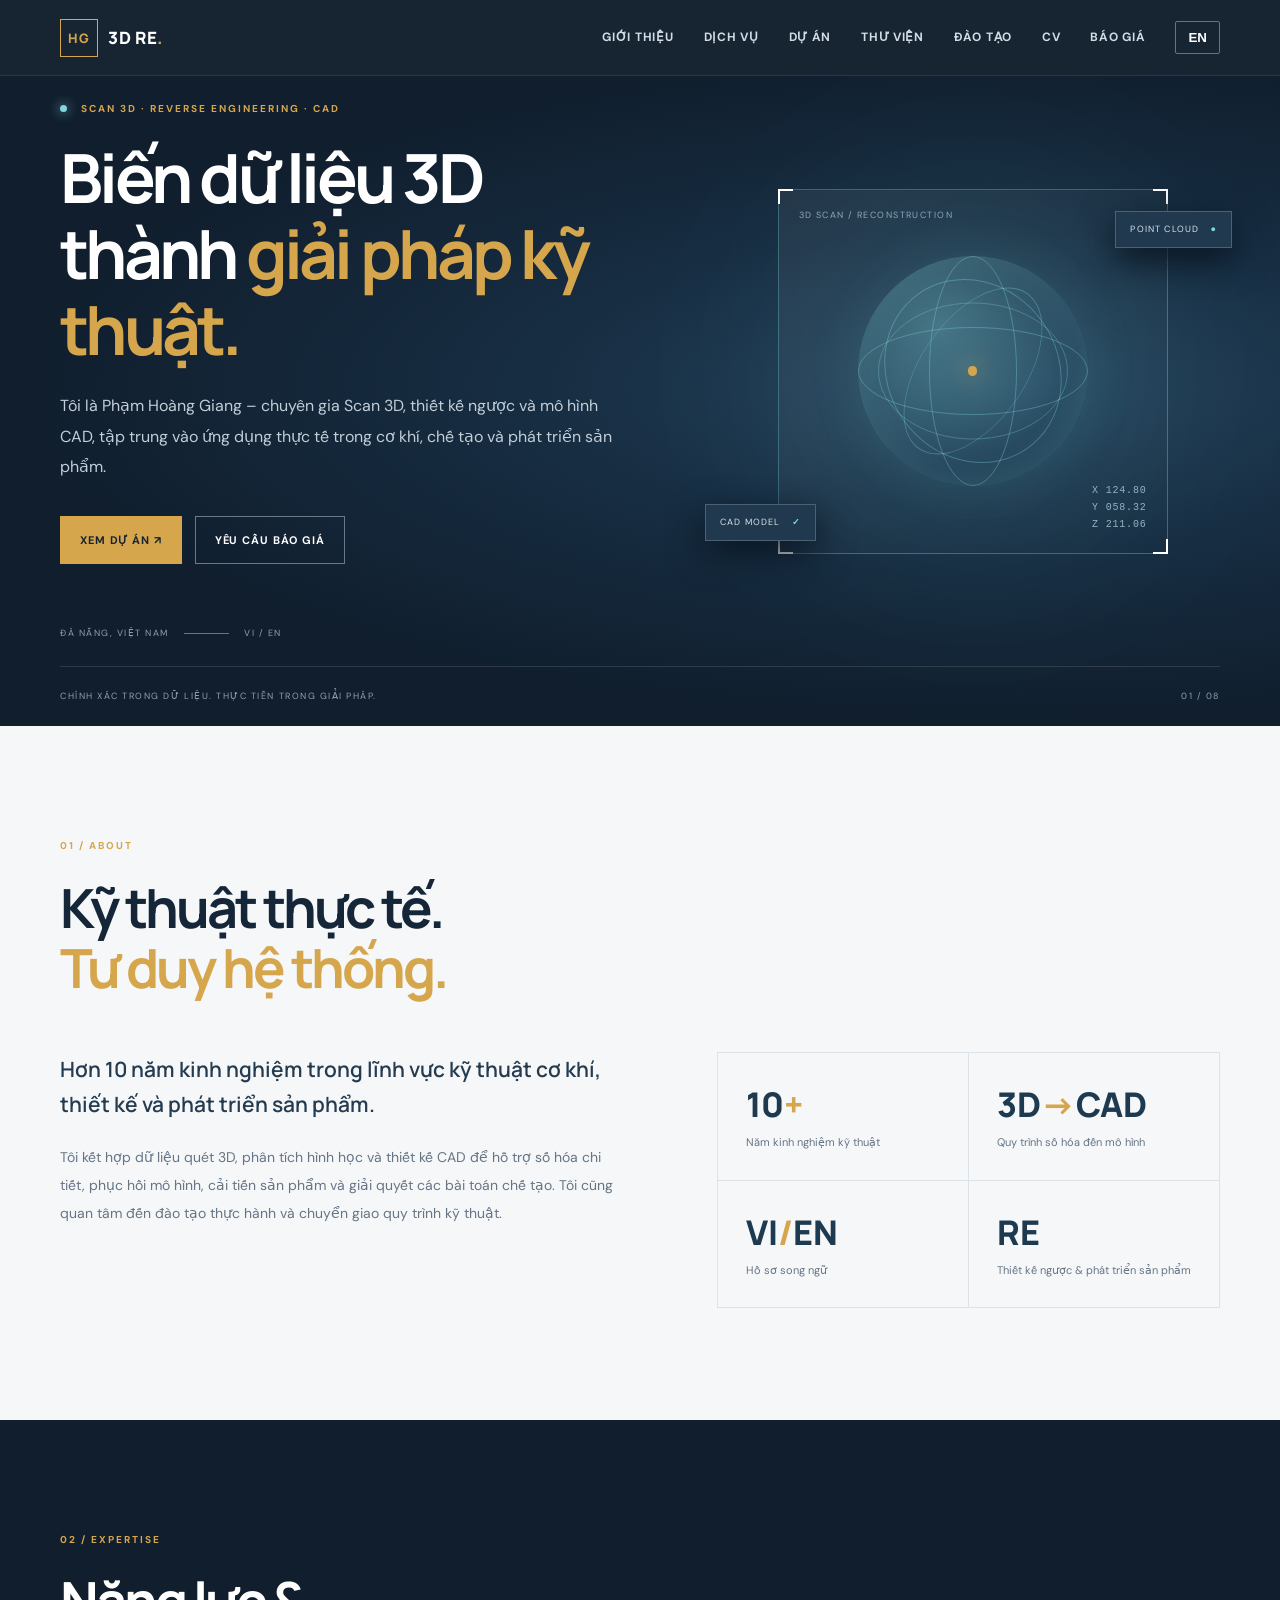
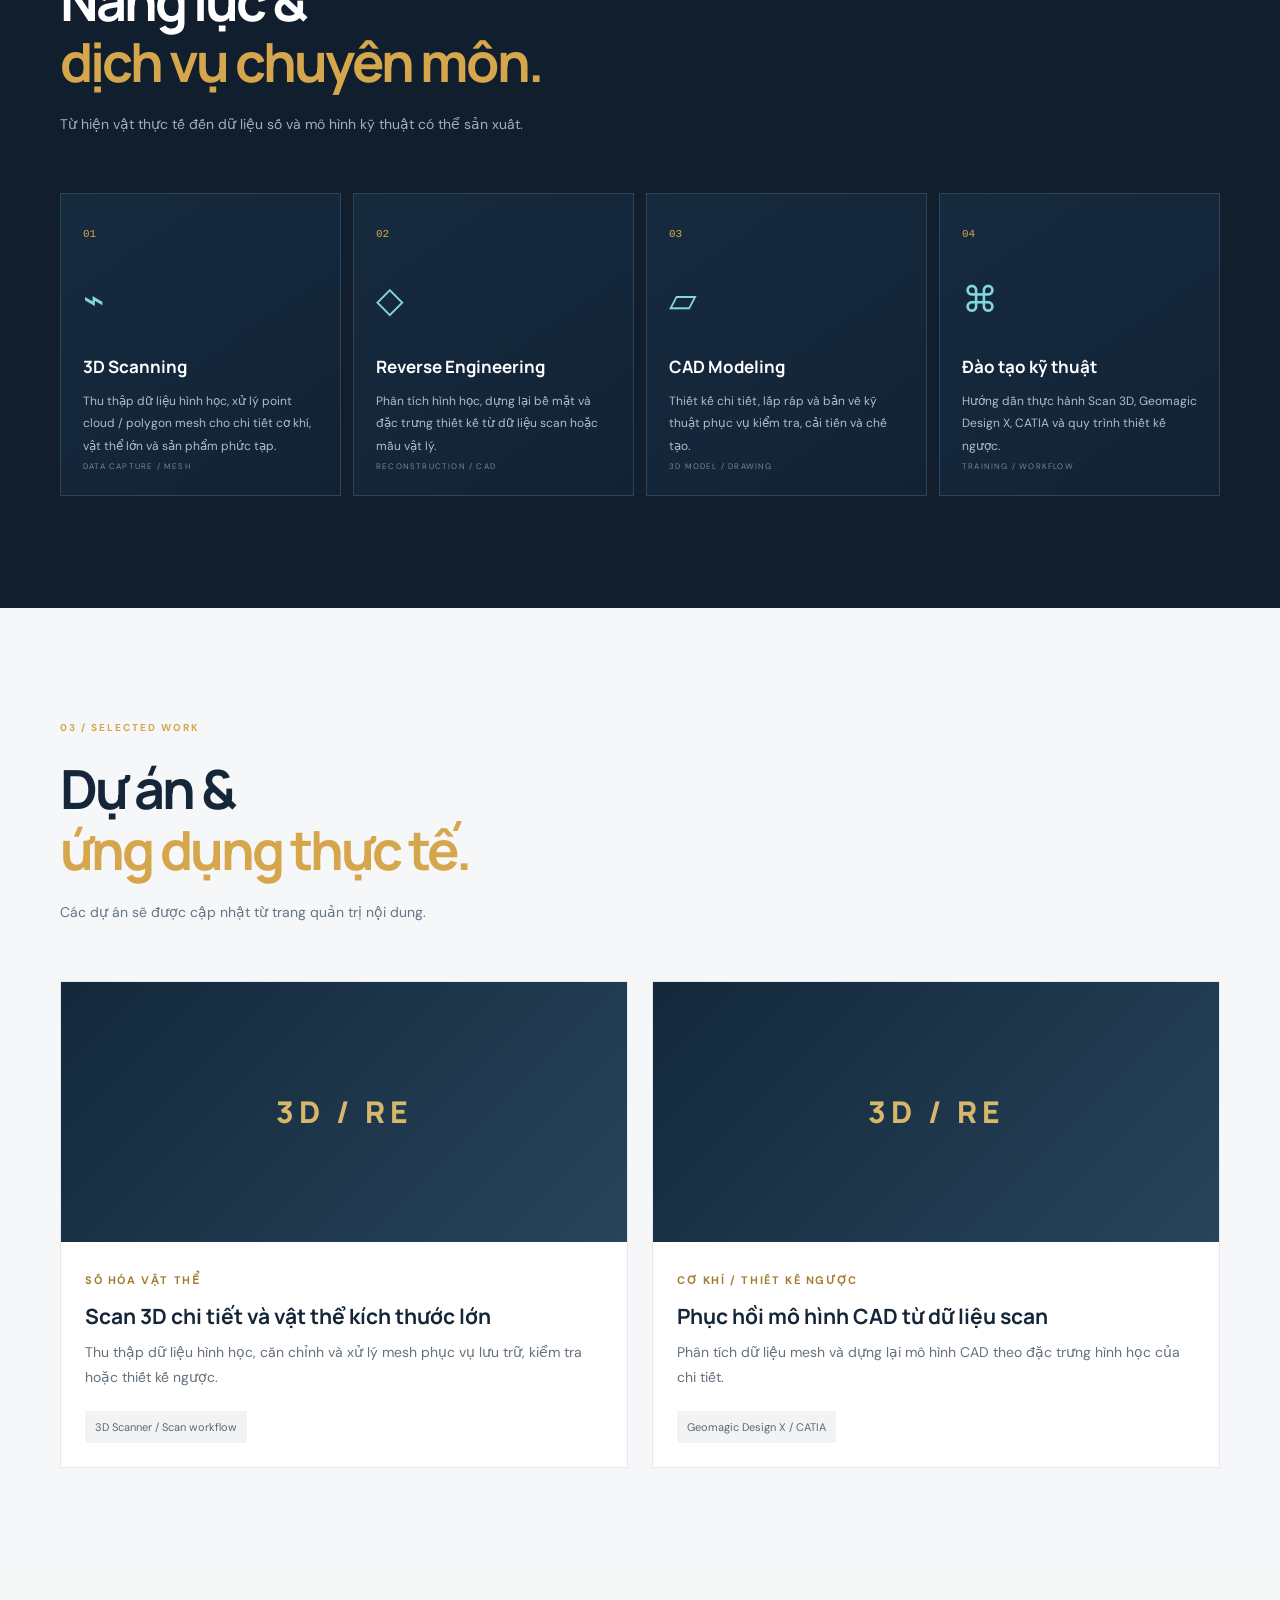
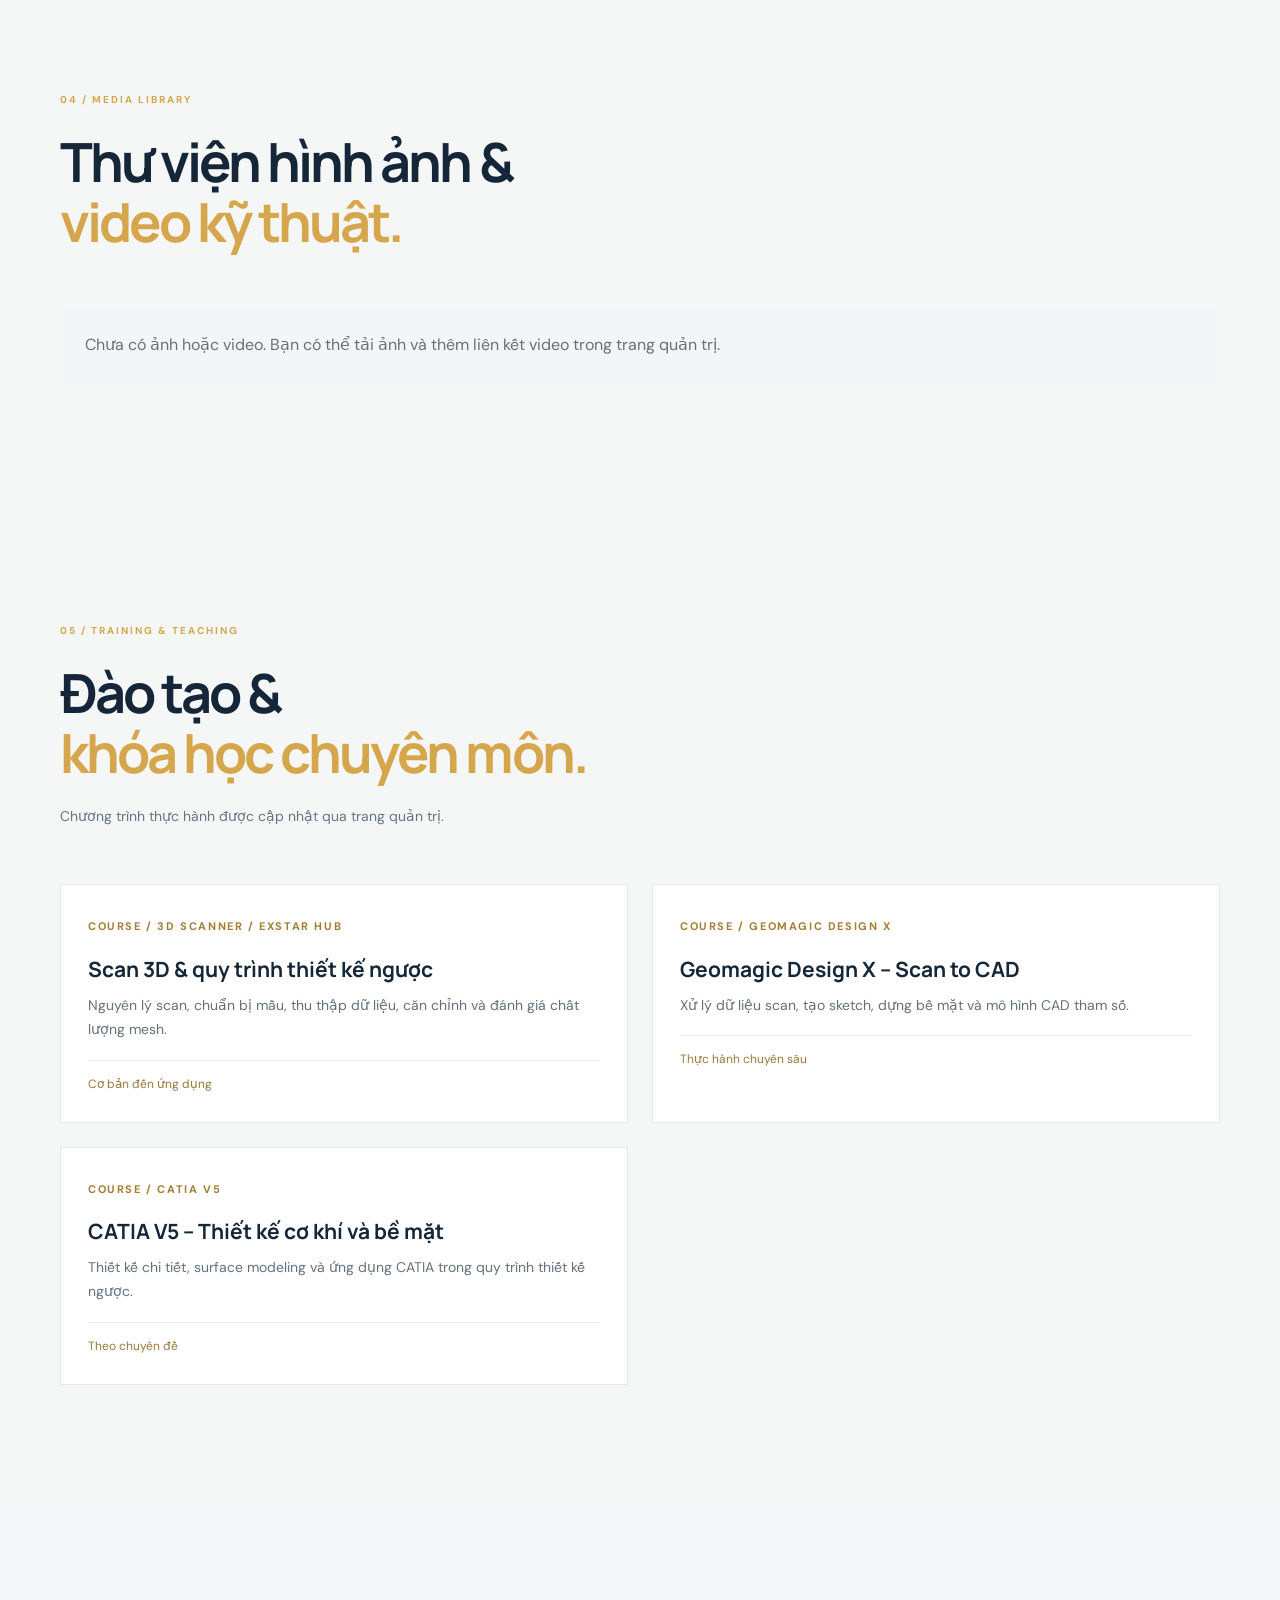
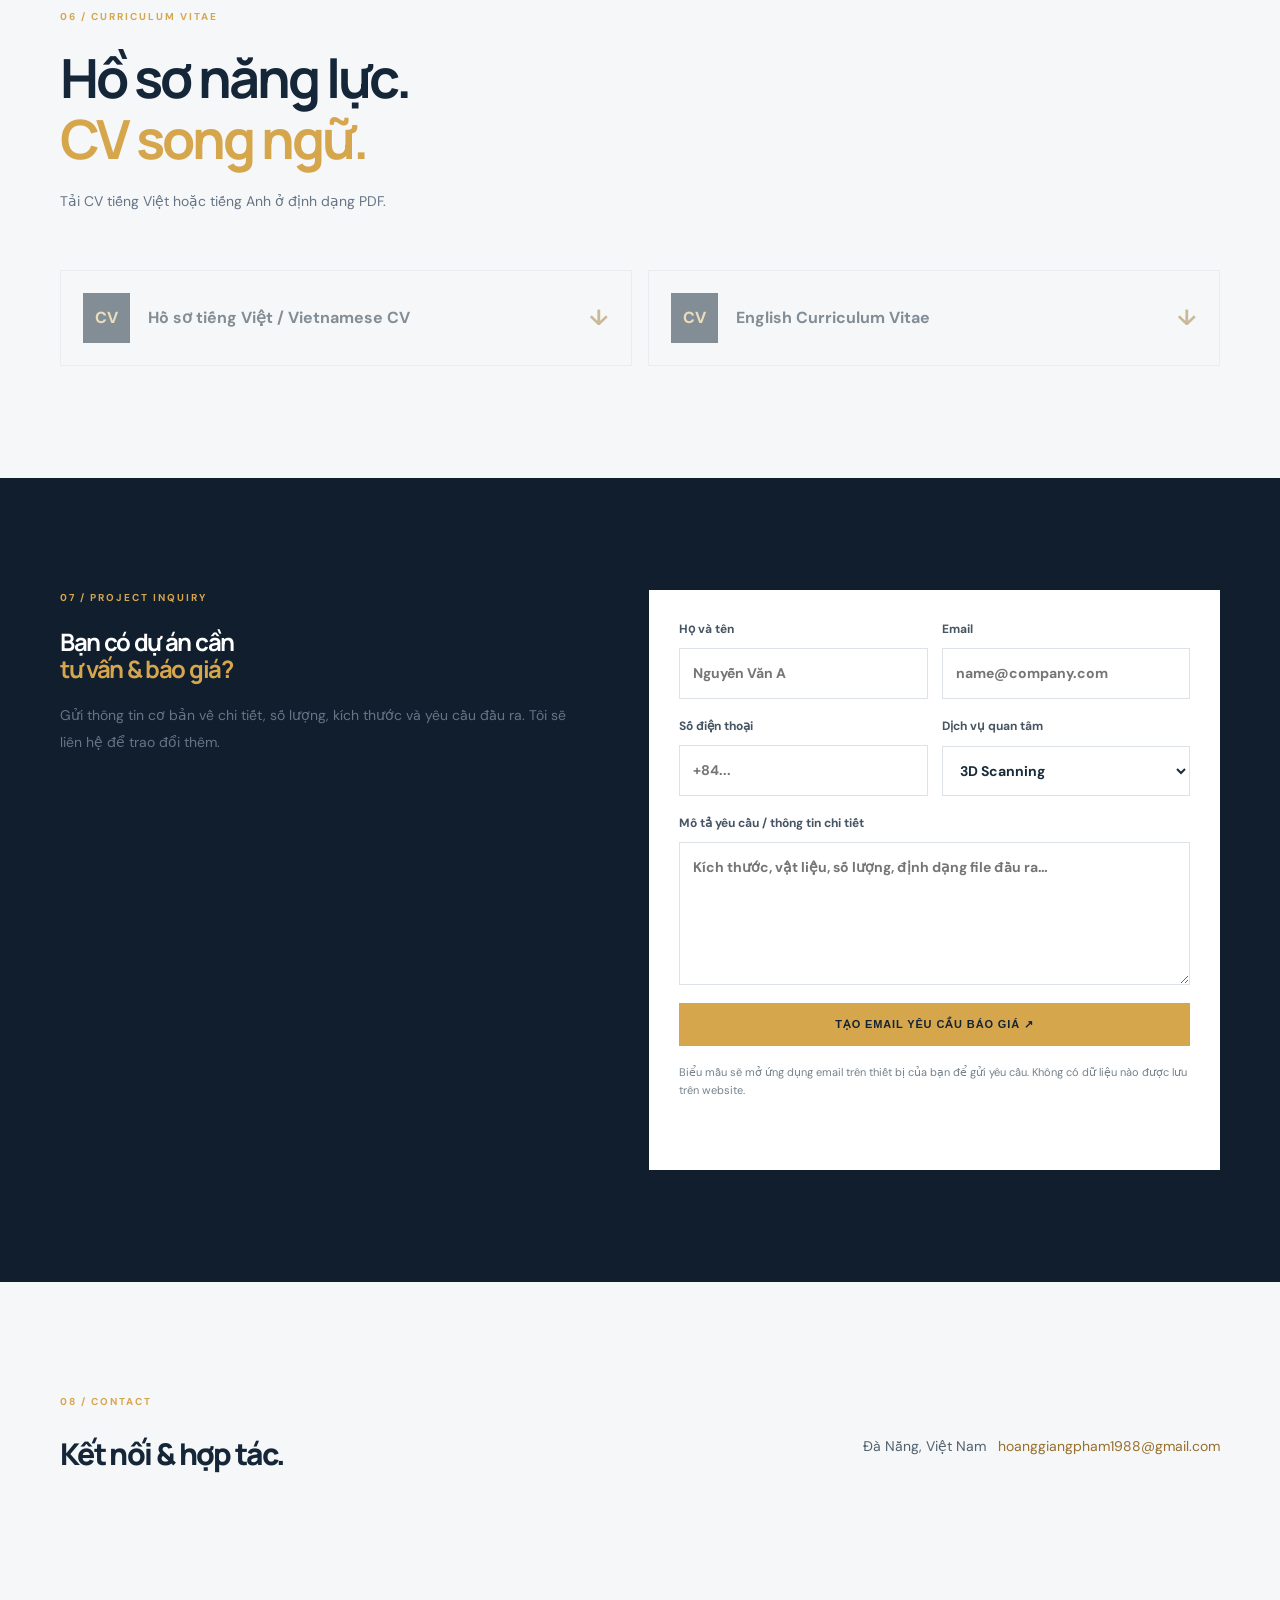
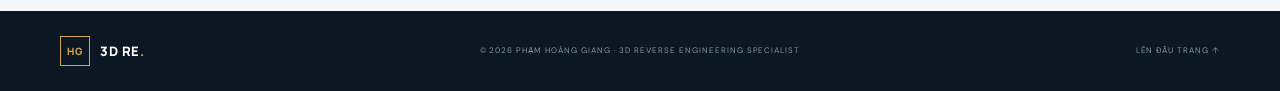
<file: index.html>
<!doctype html>
<html lang="vi">
<head>
<meta charset="utf-8"><meta name="viewport" content="width=device-width,initial-scale=1"><meta name="theme-color" content="#101e2d">
<meta name="description" content="Phạm Hoàng Giang – 3D Scanning, Reverse Engineering, CAD Modeling and Technical Training.">
<title>Phạm Hoàng Giang | 3D Reverse Engineering Specialist</title>
<link rel="preconnect" href="https://fonts.googleapis.com"><link rel="preconnect" href="https://fonts.gstatic.com" crossorigin><link href="https://fonts.googleapis.com/css2?family=DM+Sans:wght@400;500;600;700&family=Manrope:wght@400;500;600;700;800&display=swap" rel="stylesheet">
<link rel="stylesheet" href="assets/css/style.css"><link rel="stylesheet" href="assets/css/portfolio-v2.css">
</head>
<body>
<header class="site-header"><nav class="nav container"><a class="brand" href="#home"><span class="brand-mark">HG</span><span>3D RE<span class="brand-dot">.</span></span></a><button class="menu-toggle" id="menuToggle" aria-label="Open menu">☰</button><div class="nav-links" id="navLinks"><a href="#about" data-vi="Giới thiệu" data-en="About">Giới thiệu</a><a href="#services" data-vi="Dịch vụ" data-en="Services">Dịch vụ</a><a href="#projects" data-vi="Dự án" data-en="Projects">Dự án</a><a href="#gallery" data-vi="Thư viện" data-en="Gallery">Thư viện</a><a href="#training" data-vi="Đào tạo" data-en="Training">Đào tạo</a><a href="#cv" data-vi="CV" data-en="CV">CV</a><a href="#quote" data-vi="Báo giá" data-en="Request a Quote">Báo giá</a><button class="lang-switch" id="langSwitch">EN</button></div></nav></header>
<main>
<section class="hero" id="home"><div class="hero-grid container"><div class="hero-copy"><p class="eyebrow"><span class="status-dot"></span> SCAN 3D · REVERSE ENGINEERING · CAD</p><h1 data-vi="Biến dữ liệu 3D thành <em>giải pháp kỹ thuật.</em>" data-en="Turning 3D data into <em>engineering solutions.</em>">Biến dữ liệu 3D thành <em>giải pháp kỹ thuật.</em></h1><p class="hero-lead" data-vi="Tôi là Phạm Hoàng Giang – chuyên gia Scan 3D, thiết kế ngược và mô hình CAD, tập trung vào ứng dụng thực tế trong cơ khí, chế tạo và phát triển sản phẩm." data-en="I’m Pham Hoang Giang, a 3D scanning, reverse engineering and CAD specialist focused on practical applications in mechanical engineering, manufacturing and product development.">Tôi là Phạm Hoàng Giang – chuyên gia Scan 3D, thiết kế ngược và mô hình CAD, tập trung vào ứng dụng thực tế trong cơ khí, chế tạo và phát triển sản phẩm.</p><div class="hero-actions"><a class="btn btn-primary" href="#projects" data-vi="Xem dự án ↗" data-en="View projects ↗">Xem dự án ↗</a><a class="btn btn-ghost" href="#quote" data-vi="Yêu cầu báo giá" data-en="Request a quote">Yêu cầu báo giá</a></div><div class="hero-meta"><span>ĐÀ NẴNG, VIỆT NAM</span><span class="meta-line"></span><span>VI / EN</span></div></div><div class="hero-visual"><div class="visual-glow"></div><div class="scan-frame"><div class="scan-label">3D SCAN / RECONSTRUCTION</div><div class="wire-sphere"><div class="sphere-ring ring-a"></div><div class="sphere-ring ring-b"></div><div class="sphere-ring ring-c"></div><div class="sphere-core"></div></div><div class="scan-coordinates">X 124.80<br>Y 058.32<br>Z 211.06</div><div class="scan-corner corner-a"></div><div class="scan-corner corner-b"></div><div class="scan-corner corner-c"></div><div class="scan-corner corner-d"></div></div><div class="floating-tag tag-top">POINT CLOUD <b>●</b></div><div class="floating-tag tag-bottom">CAD MODEL <b>✓</b></div></div></div><div class="hero-bottom container"><span data-vi="CHÍNH XÁC TRONG DỮ LIỆU. THỰC TIỄN TRONG GIẢI PHÁP." data-en="PRECISION IN DATA. PRACTICALITY IN SOLUTIONS.">CHÍNH XÁC TRONG DỮ LIỆU. THỰC TIỄN TRONG GIẢI PHÁP.</span><span>01 / 08</span></div></section>
<section class="section container" id="about"><div class="section-heading"><p class="eyebrow">01 / ABOUT</p><h2 data-vi="Kỹ thuật thực tế.<br><em>Tư duy hệ thống.</em>" data-en="Practical engineering.<br><em>Systematic thinking.</em>">Kỹ thuật thực tế.<br><em>Tư duy hệ thống.</em></h2></div><div class="about-layout"><div class="about-intro"><p class="large-copy" data-vi="Hơn 10 năm kinh nghiệm trong lĩnh vực kỹ thuật cơ khí, thiết kế và phát triển sản phẩm." data-en="Over 10 years of experience in mechanical engineering, design and product development.">Hơn 10 năm kinh nghiệm trong lĩnh vực kỹ thuật cơ khí, thiết kế và phát triển sản phẩm.</p><p data-vi="Tôi kết hợp dữ liệu quét 3D, phân tích hình học và thiết kế CAD để hỗ trợ số hóa chi tiết, phục hồi mô hình, cải tiến sản phẩm và giải quyết các bài toán chế tạo. Tôi cũng quan tâm đến đào tạo thực hành và chuyển giao quy trình kỹ thuật." data-en="I combine 3D scan data, geometric analysis and CAD design to digitize parts, reconstruct models, improve products and solve manufacturing challenges. I am also interested in hands-on training and technical knowledge transfer.">Tôi kết hợp dữ liệu quét 3D, phân tích hình học và thiết kế CAD để hỗ trợ số hóa chi tiết, phục hồi mô hình, cải tiến sản phẩm và giải quyết các bài toán chế tạo. Tôi cũng quan tâm đến đào tạo thực hành và chuyển giao quy trình kỹ thuật.</p></div><div class="about-facts"><div class="fact"><strong>10<span>+</span></strong><small data-vi="Năm kinh nghiệm kỹ thuật" data-en="Years of technical experience">Năm kinh nghiệm kỹ thuật</small></div><div class="fact"><strong>3D<span>→</span>CAD</strong><small data-vi="Quy trình số hóa đến mô hình" data-en="From digitizing to CAD">Quy trình số hóa đến mô hình</small></div><div class="fact"><strong>VI<span>/</span>EN</strong><small data-vi="Hồ sơ song ngữ" data-en="Bilingual profile">Hồ sơ song ngữ</small></div><div class="fact"><strong>RE</strong><small data-vi="Thiết kế ngược & phát triển sản phẩm" data-en="Reverse engineering & product development">Thiết kế ngược & phát triển sản phẩm</small></div></div></div></section>
<section class="section section-dark" id="services"><div class="container"><div class="section-heading light"><p class="eyebrow">02 / EXPERTISE</p><h2 data-vi="Năng lực &<br><em>dịch vụ chuyên môn.</em>" data-en="Expertise &<br><em>professional services.</em>">Năng lực &<br><em>dịch vụ chuyên môn.</em></h2><p class="section-sub" data-vi="Từ hiện vật thực tế đến dữ liệu số và mô hình kỹ thuật có thể sản xuất." data-en="From physical objects to digital data and production-ready engineering models.">Từ hiện vật thực tế đến dữ liệu số và mô hình kỹ thuật có thể sản xuất.</p></div><div class="service-grid"><article class="service-card"><span class="service-number">01</span><div class="service-icon">⌁</div><h3>3D Scanning</h3><p data-vi="Thu thập dữ liệu hình học, xử lý point cloud / polygon mesh cho chi tiết cơ khí, vật thể lớn và sản phẩm phức tạp." data-en="Capture geometric data and process point clouds / polygon meshes for mechanical parts, large objects and complex products.">Thu thập dữ liệu hình học, xử lý point cloud / polygon mesh cho chi tiết cơ khí, vật thể lớn và sản phẩm phức tạp.</p><span class="service-foot">DATA CAPTURE / MESH</span></article><article class="service-card"><span class="service-number">02</span><div class="service-icon">◇</div><h3>Reverse Engineering</h3><p data-vi="Phân tích hình học, dựng lại bề mặt và đặc trưng thiết kế từ dữ liệu scan hoặc mẫu vật lý." data-en="Analyze geometry and reconstruct surfaces and design features from scan data or physical samples.">Phân tích hình học, dựng lại bề mặt và đặc trưng thiết kế từ dữ liệu scan hoặc mẫu vật lý.</p><span class="service-foot">RECONSTRUCTION / CAD</span></article><article class="service-card"><span class="service-number">03</span><div class="service-icon">▱</div><h3>CAD Modeling</h3><p data-vi="Thiết kế chi tiết, lắp ráp và bản vẽ kỹ thuật phục vụ kiểm tra, cải tiến và chế tạo." data-en="Create parts, assemblies and engineering drawings for inspection, improvement and manufacturing.">Thiết kế chi tiết, lắp ráp và bản vẽ kỹ thuật phục vụ kiểm tra, cải tiến và chế tạo.</p><span class="service-foot">3D MODEL / DRAWING</span></article><article class="service-card"><span class="service-number">04</span><div class="service-icon">⌘</div><h3 data-vi="Đào tạo kỹ thuật" data-en="Technical Training">Đào tạo kỹ thuật</h3><p data-vi="Hướng dẫn thực hành Scan 3D, Geomagic Design X, CATIA và quy trình thiết kế ngược." data-en="Hands-on training in 3D scanning, Geomagic Design X, CATIA and reverse engineering workflows.">Hướng dẫn thực hành Scan 3D, Geomagic Design X, CATIA và quy trình thiết kế ngược.</p><span class="service-foot">TRAINING / WORKFLOW</span></article></div></div></section>
<section class="section container" id="projects"><div class="section-heading"><p class="eyebrow">03 / SELECTED WORK</p><h2 data-vi="Dự án &<br><em>ứng dụng thực tế.</em>" data-en="Projects &<br><em>real-world applications.</em>">Dự án &<br><em>ứng dụng thực tế.</em></h2><p class="section-sub" data-vi="Các dự án sẽ được cập nhật từ trang quản trị nội dung." data-en="Projects are managed and updated through the content dashboard.">Các dự án sẽ được cập nhật từ trang quản trị nội dung.</p></div><div class="dynamic-grid" id="projectList"><p class="empty-state">Đang tải dự án…</p></div></section>
<section class="section section-gallery" id="gallery"><div class="container"><div class="section-heading"><p class="eyebrow">04 / MEDIA LIBRARY</p><h2 data-vi="Thư viện hình ảnh &<br><em>video kỹ thuật.</em>" data-en="Image &<br><em>technical video library.</em>">Thư viện hình ảnh &<br><em>video kỹ thuật.</em></h2></div><div class="dynamic-grid gallery-grid" id="galleryList"><p class="empty-state">Đang tải thư viện…</p></div></div></section>
<section class="section training-section" id="training"><div class="container"><div class="section-heading"><p class="eyebrow">05 / TRAINING & TEACHING</p><h2 data-vi="Đào tạo &<br><em>khóa học chuyên môn.</em>" data-en="Training &<br><em>professional courses.</em>">Đào tạo &<br><em>khóa học chuyên môn.</em></h2><p class="section-sub" data-vi="Chương trình thực hành được cập nhật qua trang quản trị." data-en="Hands-on course information is maintained in the admin dashboard.">Chương trình thực hành được cập nhật qua trang quản trị.</p></div><div class="dynamic-grid" id="courseList"><p class="empty-state">Đang tải khóa học…</p></div></div></section>
<section class="section container" id="cv"><div class="section-heading"><p class="eyebrow">06 / CURRICULUM VITAE</p><h2 data-vi="Hồ sơ năng lực.<br><em>CV song ngữ.</em>" data-en="Professional profile.<br><em>Bilingual CV.</em>">Hồ sơ năng lực.<br><em>CV song ngữ.</em></h2><p class="section-sub" data-vi="Tải CV tiếng Việt hoặc tiếng Anh ở định dạng PDF." data-en="Download the Vietnamese or English CV in PDF format.">Tải CV tiếng Việt hoặc tiếng Anh ở định dạng PDF.</p></div><div id="cvLinks" class="cv-links"><p class="empty-state">Chưa có đường dẫn CV. Vui lòng cập nhật trong trang quản trị.</p></div></section>
<section class="section section-dark" id="quote"><div class="container quote-layout"><div><p class="eyebrow">07 / PROJECT INQUIRY</p><h2 data-vi="Bạn có dự án cần<br><em>tư vấn & báo giá?</em>" data-en="Have a project for<br><em>consultation & quotation?</em>">Bạn có dự án cần<br><em>tư vấn & báo giá?</em></h2><p class="section-sub" data-vi="Gửi thông tin cơ bản về chi tiết, số lượng, kích thước và yêu cầu đầu ra. Tôi sẽ liên hệ để trao đổi thêm." data-en="Share basic details about the part, quantity, dimensions and deliverables. I will get in touch to discuss the next steps.">Gửi thông tin cơ bản về chi tiết, số lượng, kích thước và yêu cầu đầu ra. Tôi sẽ liên hệ để trao đổi thêm.</p></div><form id="quoteForm" class="quote-form"><div class="form-row"><label><span data-vi="Họ và tên" data-en="Full name">Họ và tên</span><input name="name" required placeholder="Nguyễn Văn A"></label><label><span>Email</span><input name="email" type="email" required placeholder="name@company.com"></label></div><div class="form-row"><label><span data-vi="Số điện thoại" data-en="Phone number">Số điện thoại</span><input name="phone" placeholder="+84..."></label><label><span data-vi="Dịch vụ quan tâm" data-en="Service required">Dịch vụ quan tâm</span><select name="service"><option value="3D Scanning">3D Scanning</option><option value="Reverse Engineering">Reverse Engineering</option><option value="CAD Modeling">CAD Modeling</option><option value="Technical Training">Technical Training</option><option value="Other">Other</option></select></label></div><label><span data-vi="Mô tả yêu cầu / thông tin chi tiết" data-en="Project details / requirements">Mô tả yêu cầu / thông tin chi tiết</span><textarea name="details" rows="5" required placeholder="Kích thước, vật liệu, số lượng, định dạng file đầu ra…"></textarea></label><button class="btn btn-primary" type="submit" data-vi="Tạo email yêu cầu báo giá ↗" data-en="Prepare quotation email ↗">Tạo email yêu cầu báo giá ↗</button><p class="form-note" data-vi="Biểu mẫu sẽ mở ứng dụng email trên thiết bị của bạn để gửi yêu cầu. Không có dữ liệu nào được lưu trên website." data-en="This form opens your email application to send the request. The website does not store submitted information.">Biểu mẫu sẽ mở ứng dụng email trên thiết bị của bạn để gửi yêu cầu. Không có dữ liệu nào được lưu trên website.</p><p id="formStatus" role="status"></p></form></div></section>
<section class="section container contact-strip" id="contact"><div><p class="eyebrow">08 / CONTACT</p><h2 data-vi="Kết nối & hợp tác." data-en="Connect & collaborate.">Kết nối & hợp tác.</h2></div><div class="contact-details" id="contactDetails">Đà Nẵng, Việt Nam · Cập nhật email trong trang quản trị.</div></section>
</main><footer class="footer"><div class="container footer-inner"><a class="brand" href="#home"><span class="brand-mark">HG</span><span>3D RE<span class="brand-dot">.</span></span></a><span>© <span id="year"></span> PHẠM HOÀNG GIANG · 3D REVERSE ENGINEERING SPECIALIST</span><a href="#home" data-vi="LÊN ĐẦU TRANG ↑" data-en="BACK TO TOP ↑">LÊN ĐẦU TRANG ↑</a></div></footer>
<script src="assets/js/site.js"></script></body></html>
</file>
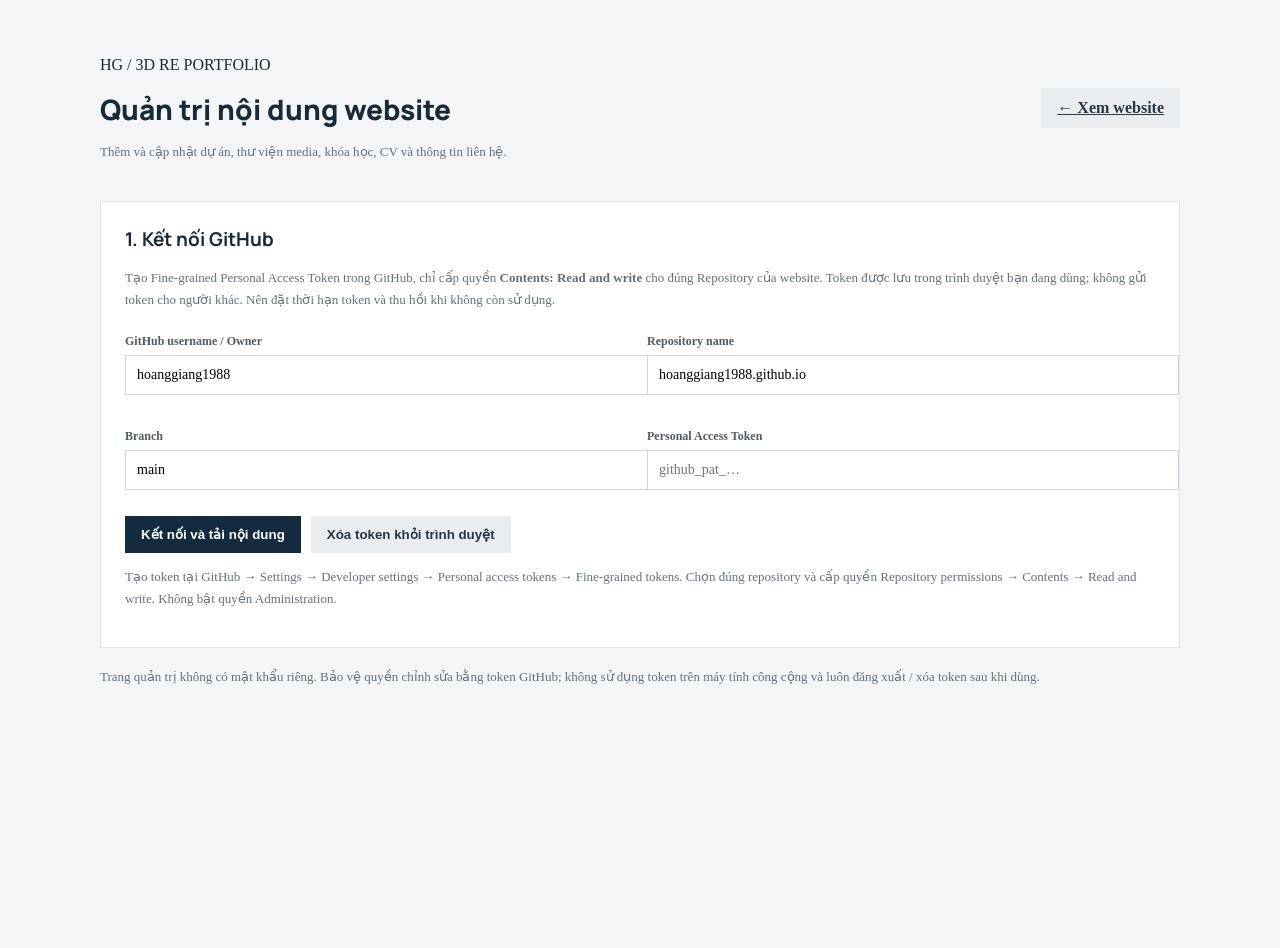
<file: admin.html>
<!doctype html><html lang="vi"><head><meta charset="utf-8"><meta name="viewport" content="width=device-width,initial-scale=1"><title>Portfolio CMS | HG 3D RE</title><link rel="stylesheet" href="assets/css/portfolio-v2.css"><link rel="preconnect" href="https://fonts.googleapis.com"><link href="https://fonts.googleapis.com/css2?family=DM+Sans:wght@400;500;600;700&family=Manrope:wght@600;700;800&display=swap" rel="stylesheet"></head>
<body class="admin-body"><main class="admin-shell"><header class="admin-head"><div><p class="eyebrow">HG / 3D RE PORTFOLIO</p><h1>Quản trị nội dung website</h1><p class="admin-help">Thêm và cập nhật dự án, thư viện media, khóa học, CV và thông tin liên hệ.</p></div><a class="admin-btn light" href="./">← Xem website</a></header>
<section class="admin-card"><h2>1. Kết nối GitHub</h2><p class="admin-help">Tạo Fine-grained Personal Access Token trong GitHub, chỉ cấp quyền <b>Contents: Read and write</b> cho đúng Repository của website. Token được lưu trong trình duyệt bạn đang dùng; không gửi token cho người khác. Nên đặt thời hạn token và thu hồi khi không còn sử dụng.</p><div class="admin-grid"><div class="admin-field"><label>GitHub username / Owner</label><input id="owner" value="hoanggiang1988"></div><div class="admin-field"><label>Repository name</label><input id="repo" value="hoanggiang1988.github.io"></div><div class="admin-field"><label>Branch</label><input id="branch" value="main"></div><div class="admin-field"><label>Personal Access Token</label><input id="token" type="password" placeholder="github_pat_…"></div></div><div class="admin-actions"><button class="admin-btn" id="connect">Kết nối và tải nội dung</button><button class="admin-btn light" id="forget">Xóa token khỏi trình duyệt</button></div><p class="admin-status" id="connectionStatus" role="status"></p><p class="admin-help">Tạo token tại GitHub → Settings → Developer settings → Personal access tokens → Fine-grained tokens. Chọn đúng repository và cấp quyền Repository permissions → Contents → Read and write. Không bật quyền Administration.</p></section>
<div id="workspace" class="hidden">
<section class="admin-card"><h2>2. Chọn nội dung cần quản lý</h2><div class="admin-tabs"><button class="admin-btn active" data-tab="profile">Thông tin cá nhân</button><button class="admin-btn" data-tab="projects">Dự án</button><button class="admin-btn" data-tab="gallery">Thư viện ảnh/video</button><button class="admin-btn" data-tab="courses">Đào tạo</button><button class="admin-btn" data-tab="cv">CV song ngữ</button></div></section>
<section class="admin-card tab-panel" id="panel-profile"><h2>Thông tin cá nhân & liên hệ</h2><div class="admin-grid"><div class="admin-field"><label>Họ tên</label><input id="p-name"></div><div class="admin-field"><label>Email liên hệ</label><input id="p-email" type="email"></div><div class="admin-field"><label>Email nhận yêu cầu báo giá</label><input id="p-quoteEmail" type="email"></div><div class="admin-field"><label>Điện thoại / Zalo</label><input id="p-phone"></div><div class="admin-field"><label>Địa điểm</label><input id="p-location"></div><div class="admin-field"><label>LinkedIn URL</label><input id="p-linkedin"></div><div class="admin-field"><label>Fiverr URL</label><input id="p-fiverr"></div><div class="admin-field"><label>Upwork URL</label><input id="p-upwork"></div></div><div class="admin-actions"><button class="admin-btn gold" id="saveProfile">Lưu thông tin cá nhân</button></div></section>
<section class="admin-card tab-panel hidden" id="panel-projects"><h2>Quản lý dự án Scan 3D – Reverse Engineering</h2><div class="admin-field"><label>Chọn dự án để sửa hoặc xóa</label><select id="projectSelect"><option value="">+ Tạo dự án mới</option></select></div><div class="admin-grid"><div class="admin-field"><label>Tên dự án (Tiếng Việt)</label><input id="pr-titleVi"></div><div class="admin-field"><label>Project title (English)</label><input id="pr-titleEn"></div><div class="admin-field"><label>Danh mục (VI)</label><input id="pr-categoryVi"></div><div class="admin-field"><label>Category (EN)</label><input id="pr-categoryEn"></div><div class="admin-field"><label>Mô tả (VI)</label><textarea id="pr-descriptionVi"></textarea></div><div class="admin-field"><label>Description (EN)</label><textarea id="pr-descriptionEn"></textarea></div><div class="admin-field"><label>Phần mềm / thiết bị</label><input id="pr-tools"></div><div class="admin-field"><label>Liên kết dự án (nếu có)</label><input id="pr-link" placeholder="https://..."></div></div><div class="admin-field"><label>Ảnh dự án</label><input type="file" id="pr-imageFile" accept="image/*"><input id="pr-image" placeholder="Đường dẫn ảnh sau khi tải lên"></div><div class="admin-actions"><button class="admin-btn" id="uploadProjectImage">Tải ảnh lên GitHub</button><button class="admin-btn gold" id="saveProject">Lưu dự án</button><button class="admin-btn light danger" id="deleteProject">Xóa dự án</button></div><p class="admin-status" id="projectStatus"></p><div class="admin-list" id="projectRows"></div></section>
<section class="admin-card tab-panel hidden" id="panel-gallery"><h2>Thư viện hình ảnh và video</h2><div class="admin-field"><label>Chọn nội dung để sửa / xóa</label><select id="gallerySelect"><option value="">+ Thêm mới</option></select></div><div class="admin-grid"><div class="admin-field"><label>Loại nội dung</label><select id="ga-type"><option value="image">Hình ảnh</option><option value="video">Video (liên kết)</option></select></div><div class="admin-field"><label>Tiêu đề</label><input id="ga-title"></div><div class="admin-field"><label>Mô tả ngắn</label><input id="ga-caption"></div><div class="admin-field"><label>Đường dẫn video (YouTube/Vimeo hoặc URL)</label><input id="ga-url" placeholder="https://..."></div></div><div class="admin-field"><label>Chọn ảnh (nếu là hình ảnh)</label><input type="file" id="ga-imageFile" accept="image/*"><input id="ga-image" placeholder="Đường dẫn ảnh"></div><div class="admin-actions"><button class="admin-btn" id="uploadGalleryImage">Tải ảnh lên GitHub</button><button class="admin-btn gold" id="saveGallery">Lưu vào thư viện</button><button class="admin-btn light danger" id="deleteGallery">Xóa mục</button></div><p class="admin-status" id="galleryStatus"></p></section>
<section class="admin-card tab-panel hidden" id="panel-courses"><h2>Quản lý khóa học / đào tạo</h2><div class="admin-field"><label>Chọn khóa học</label><select id="courseSelect"><option value="">+ Tạo khóa học mới</option></select></div><div class="admin-grid"><div class="admin-field"><label>Tên khóa học (VI)</label><input id="co-titleVi"></div><div class="admin-field"><label>Course title (EN)</label><input id="co-titleEn"></div><div class="admin-field"><label>Trình độ (VI)</label><input id="co-levelVi"></div><div class="admin-field"><label>Level (EN)</label><input id="co-levelEn"></div><div class="admin-field"><label>Mô tả (VI)</label><textarea id="co-descriptionVi"></textarea></div><div class="admin-field"><label>Description (EN)</label><textarea id="co-descriptionEn"></textarea></div><div class="admin-field"><label>Phần mềm / công cụ</label><input id="co-software"></div><div class="admin-field"><label>Liên kết chi tiết khóa học</label><input id="co-link" placeholder="https://..."></div></div><div class="admin-actions"><button class="admin-btn gold" id="saveCourse">Lưu khóa học</button><button class="admin-btn light danger" id="deleteCourse">Xóa khóa học</button></div><p class="admin-status" id="courseStatus"></p></section>
<section class="admin-card tab-panel hidden" id="panel-cv"><h2>CV song ngữ</h2><p class="admin-help">Tải CV PDF lên thư mục cv trong Repository. Tên file khuyến nghị: CV_Pham_Hoang_Giang_VI.pdf và CV_Pham_Hoang_Giang_EN.pdf.</p><div class="admin-grid"><div class="admin-field"><label>CV tiếng Việt (PDF)</label><input type="file" id="cvViFile" accept="application/pdf"><input id="cv-vi" placeholder="cv/CV_VI.pdf"></div><div class="admin-field"><label>CV tiếng Anh (PDF)</label><input type="file" id="cvEnFile" accept="application/pdf"><input id="cv-en" placeholder="cv/CV_EN.pdf"></div></div><div class="admin-actions"><button class="admin-btn" id="uploadCvVi">Tải CV tiếng Việt</button><button class="admin-btn" id="uploadCvEn">Tải CV tiếng Anh</button><button class="admin-btn gold" id="saveCv">Lưu đường dẫn CV</button></div><p class="admin-status" id="cvStatus"></p></section>
<section class="admin-card"><h2>3. Lưu thay đổi lên website</h2><p class="admin-help">Sau khi chỉnh sửa các mục, nhấn nút dưới đây để ghi nội dung vào data/content.json trên GitHub. GitHub Pages sẽ tự triển khai lại sau đó vài phút.</p><button class="admin-btn gold" id="saveAll">LƯU & CẬP NHẬT WEBSITE</button><p class="admin-status" id="saveStatus" role="status"></p></section>
</div><p class="admin-help">Trang quản trị không có mật khẩu riêng. Bảo vệ quyền chỉnh sửa bằng token GitHub; không sử dụng token trên máy tính công cộng và luôn đăng xuất / xóa token sau khi dùng.</p></main><script src="assets/js/admin.js"></script></body></html>
</file>
<file: assets/css/style.css>
@import url('https://fonts.googleapis.com/css2?family=DM+Sans:wght@400;500;600;700&family=Manrope:wght@400;500;600;700;800&display=swap');
:root{--navy:#101e2d;--navy2:#172a3d;--ink:#152638;--muted:#667586;--paper:#f5f7f8;--line:#dce3e8;--gold:#d6a64d;--cyan:#83d6dc;--white:#fff}
*{box-sizing:border-box}html{scroll-behavior:smooth;scroll-padding-top:85px}body{margin:0;background:var(--paper);color:var(--ink);font-family:'DM Sans',sans-serif;line-height:1.65}a{color:inherit;text-decoration:none}.container{width:min(1160px,calc(100% - 48px));margin:auto}.site-header{height:76px;position:sticky;top:0;z-index:20;background:rgba(16,30,45,.97);backdrop-filter:blur(14px);border-bottom:1px solid rgba(255,255,255,.08)}.nav{height:100%;display:flex;align-items:center;justify-content:space-between}.brand{display:flex;align-items:center;gap:10px;color:#fff;font:800 17px Manrope,sans-serif;letter-spacing:.04em}.brand-mark{display:grid;place-items:center;width:38px;height:38px;border:1px solid var(--gold);color:var(--gold);font-size:13px}.brand-dot{color:var(--gold)}.nav-links{display:flex;align-items:center;gap:30px;color:#d2dce5;font-size:12px;font-weight:700;letter-spacing:.06em;text-transform:uppercase}.nav-links a:hover{color:var(--gold)}.lang-switch{background:transparent;border:1px solid #647485;color:#fff;border-radius:2px;padding:8px 12px;font-weight:700;cursor:pointer}.menu-toggle{display:none;background:none;border:0;color:#fff;font-size:25px}.hero{background:radial-gradient(ellipse at 78% 48%,#23415a 0%,#172d42 33%,#101e2d 70%);color:#fff;min-height:650px;position:relative;overflow:hidden}.hero-grid{display:grid;grid-template-columns:1.1fr .9fr;align-items:center;min-height:590px;gap:60px}.eyebrow{font-size:10px;letter-spacing:.2em;font-weight:700;color:var(--gold);margin:0 0 22px}.status-dot{display:inline-block;width:7px;height:7px;background:var(--cyan);border-radius:50%;margin-right:10px;box-shadow:0 0 12px var(--cyan)}h1,h2,h3,p{margin-top:0}h1,h2{font-family:Manrope,sans-serif;letter-spacing:-.055em;line-height:1.12}h1{font-size:clamp(42px,5.3vw,70px);max-width:690px;margin-bottom:24px}h1 em,h2 em{font-style:normal;color:var(--gold)}.hero-lead{max-width:570px;color:#c2ced8;font-size:16px;line-height:1.9}.hero-actions{display:flex;gap:13px;margin-top:34px;flex-wrap:wrap}.btn{display:inline-flex;align-items:center;justify-content:center;gap:20px;padding:14px 19px;font-size:11px;font-weight:700;letter-spacing:.08em;text-transform:uppercase;border:1px solid transparent;transition:.2s}.btn-primary{background:var(--gold);color:#142334}.btn-primary:hover{background:#e7bd70;transform:translateY(-2px)}.btn-ghost{border-color:#68798a;color:#fff}.btn-ghost:hover{border-color:var(--gold);color:var(--gold)}.hero-meta{display:flex;align-items:center;gap:15px;color:#8fa1b1;font-size:9px;letter-spacing:.17em;margin-top:62px}.meta-line{width:45px;height:1px;background:#637487}.hero-visual{height:430px;position:relative;display:grid;place-items:center}.visual-glow{position:absolute;width:350px;height:350px;border-radius:50%;background:#5bc4ce;filter:blur(100px);opacity:.12}.scan-frame{width:min(390px,100%);height:365px;border:1px solid rgba(131,214,220,.32);position:relative;background:linear-gradient(135deg,rgba(255,255,255,.06),rgba(255,255,255,0));display:grid;place-items:center}.scan-label{position:absolute;top:18px;left:20px;color:#8ca8b8;font-size:9px;letter-spacing:.16em}.wire-sphere{width:230px;height:230px;border-radius:50%;position:relative;background:radial-gradient(circle at 35% 30%,rgba(131,214,220,.3),rgba(35,86,112,.05) 65%);box-shadow:inset 0 0 35px rgba(131,214,220,.16),0 0 55px rgba(131,214,220,.1);overflow:hidden}.wire-sphere:before,.wire-sphere:after{content:"";position:absolute;inset:0;border-radius:50%;border:1px solid rgba(131,214,220,.5);transform:scaleX(.38)}.wire-sphere:after{transform:scaleY(.38)}.sphere-ring{position:absolute;inset:20px;border:1px solid rgba(131,214,220,.35);border-radius:50%;transform:rotate(35deg) scaleX(.55)}.ring-b{transform:rotate(90deg) scaleX(.72)}.ring-c{transform:rotate(-35deg) scaleX(.9)}.sphere-core{position:absolute;inset:48%;background:var(--gold);border-radius:50%;box-shadow:0 0 22px var(--gold)}.scan-coordinates{position:absolute;bottom:20px;right:20px;font:10px/1.7 monospace;color:#91b3c1;letter-spacing:.08em}.scan-corner{position:absolute;width:15px;height:15px;border-color:var(--gold)}.corner-a{top:-1px;left:-1px;border-top:2px solid;border-left:2px solid}.corner-b{top:-1px;right:-1px;border-top:2px solid;border-right:2px solid}.corner-c{bottom:-1px;left:-1px;border-bottom:2px solid;border-left:2px solid}.corner-d{bottom:-1px;right:-1px;border-bottom:2px solid;border-right:2px solid}.floating-tag{position:absolute;background:#21394e;border:1px solid #496276;padding:10px 14px;font-size:9px;letter-spacing:.13em;color:#d6e2e9;box-shadow:0 12px 35px #091521}.floating-tag b{color:var(--cyan);margin-left:8px}.tag-top{top:55px;right:-12px}.tag-bottom{bottom:45px;left:-20px}.hero-bottom{height:60px;display:flex;justify-content:space-between;align-items:center;border-top:1px solid rgba(255,255,255,.12);color:#8fa1b1;font-size:9px;letter-spacing:.17em}.section{padding-top:112px;padding-bottom:112px}.section-heading{max-width:680px;margin-bottom:55px}.section-heading h2,.training-layout h2,.contact-layout h2{font-size:clamp(36px,4.3vw,54px);margin-bottom:20px}.section-sub{color:var(--muted);max-width:570px;font-size:14px;line-height:1.9}.about-layout{display:grid;grid-template-columns:1.05fr .95fr;gap:100px}.large-copy{font:600 21px/1.65 Manrope,sans-serif;color:#243b50}.about-intro>p:last-child{font-size:14px;color:var(--muted);line-height:2}.about-facts{display:grid;grid-template-columns:1fr 1fr;gap:1px;background:var(--line);border:1px solid var(--line)}.fact{background:var(--paper);padding:28px}.fact strong{display:block;font:800 34px Manrope;color:#1d3a50}.fact strong span{color:var(--gold)}.fact small{display:block;color:var(--muted);font-size:11px;margin-top:6px}.section-dark{background:var(--navy);color:#fff}.light h2{color:#fff}.light .section-sub{color:#9eafbd}.service-grid{display:grid;grid-template-columns:repeat(4,1fr);gap:12px}.service-card{min-height:300px;padding:25px 22px;border:1px solid #304459;position:relative;background:linear-gradient(145deg,#172b3e,#122235);transition:.25s}.service-card:hover{border-color:var(--gold);transform:translateY(-5px)}.service-number{font:11px monospace;color:var(--gold)}.service-icon{font-size:36px;color:var(--cyan);margin:25px 0}.service-card h3{font:700 17px Manrope;margin-bottom:12px}.service-card p{font-size:12px;line-height:1.9;color:#aebdca}.service-foot{position:absolute;bottom:22px;left:22px;color:#71889b;font-size:8px;letter-spacing:.15em}.project-grid{display:grid;grid-template-columns:1.2fr 1fr;gap:28px}.project-wide{grid-row:span 2}.project-art{height:220px;position:relative;overflow:hidden;background:#dce5e9;display:grid;place-items:center}.project-wide .project-art{height:480px}.art-caption{position:absolute;top:17px;left:18px;font:10px monospace;letter-spacing:.13em;color:#607587;z-index:2}.art-scan{background:radial-gradient(circle at 50% 50%,#476b7d,#182f43 72%)}.mesh-object{width:210px;height:210px;border:1px solid #8bd6da;border-radius:46% 54% 60% 40%;transform:rotate(35deg);box-shadow:0 0 30px #7ed1d533,inset 0 0 35px #7ed1d533;position:relative}.mesh-object:before,.mesh-object:after{content:"";position:absolute;inset:12px;border:1px solid #8bd6da;border-radius:50%;transform:rotate(55deg) scaleX(.5)}.mesh-object:after{transform:rotate(-35deg) scaleX(.7)}.art-gear{background:linear-gradient(135deg,#dbe5e8,#9bb1bd)}.gear-shape{font-size:115px;color:#28495e;text-shadow:8px 12px 0 #8ca7b5}.art-sculpt{background:linear-gradient(135deg,#344e61,#152b3e)}.art-sculpt .art-caption{color:#b7cbd5}.sculpt-lines{width:160px;height:160px;border:1px solid #d4ad65;border-radius:42% 58% 35% 65%;box-shadow:inset 0 0 0 12px #d4ad6515,0 0 0 15px #d4ad6510,0 0 0 30px #d4ad6508;transform:rotate(35deg)}.project-info{display:flex;justify-content:space-between;gap:20px;padding:19px 0 25px;border-bottom:1px solid var(--line)}.project-type{font-size:9px;letter-spacing:.15em;color:#a27b35;font-weight:700}.project-info h3{font:700 17px Manrope;margin:8px 0}.project-info p{font-size:12px;color:var(--muted);margin:0;line-height:1.8}.project-arrow{font-size:20px;color:#a27b35}.notice{font-size:10px;color:#8795a0;margin-top:25px}.training-section{background:#e9eef0}.training-layout{display:grid;grid-template-columns:.9fr 1.1fr;gap:90px}.training-layout h2{color:var(--ink)}.text-link{display:inline-block;margin-top:22px;border-bottom:1px solid var(--gold);padding-bottom:7px;font-size:11px;font-weight:700;letter-spacing:.08em;text-transform:uppercase}.text-link span{color:#a27b35;margin-left:14px}.training-list{border-top:1px solid #cbd5db}.training-item{display:grid;grid-template-columns:42px 1fr 20px;gap:15px;padding:22px 0;border-bottom:1px solid #cbd5db;align-items:start}.training-item>span{font:12px monospace;color:#a27b35}.training-item h3{font:700 16px Manrope;margin:0 0 5px}.training-item p{font-size:12px;color:#6e7e89;margin:0}.training-item>b{color:#a27b35}.contact-layout{display:grid;grid-template-columns:1fr 1fr;gap:100px;align-items:center}.contact-layout .section-sub{color:#9eafbd}.contact-panel{border:1px solid #34495d;padding:30px;background:#14283a}.contact-label{font-size:9px;letter-spacing:.17em;color:var(--gold);margin-bottom:20px}.contact-line{display:flex;justify-content:space-between;gap:15px;padding:15px 0;border-bottom:1px solid #34495d;font-size:11px}.contact-line span{color:#8fa1b1}.contact-line b{font-weight:600;color:#e0e8ee;text-align:right}.contact-hint{font-size:10px;color:#8fa1b1;margin:17px 0 22px}.footer{background:#0b1722;color:#8294a3;padding:25px 0}.footer-inner{display:flex;align-items:center;justify-content:space-between;gap:20px}.footer-inner>span,.footer-inner>a:last-child{font-size:8px;letter-spacing:.12em}.footer-inner .brand{font-size:13px}.footer-inner .brand-mark{width:30px;height:30px;font-size:10px}
@media(max-width:850px){.nav-links{gap:16px}.hero-grid{gap:25px}.service-grid{grid-template-columns:repeat(2,1fr)}.about-layout,.training-layout,.contact-layout{gap:45px}.project-grid{gap:20px}}
@media(max-width:650px){.container{width:min(100% - 34px,540px)}.site-header{height:66px}.menu-toggle{display:block}.nav-links{display:none;position:absolute;top:66px;left:0;right:0;background:#101e2d;padding:22px 24px 28px;flex-direction:column;align-items:flex-start;border-top:1px solid #304459}.nav-links.open{display:flex}.hero-grid{grid-template-columns:1fr;padding-top:65px;padding-bottom:25px}.hero{min-height:auto}.hero-visual{height:330px;margin-top:5px}.scan-frame{height:300px;width:310px}.wire-sphere{width:190px;height:190px}.tag-top{right:0}.tag-bottom{left:0}.hero-meta{margin-top:35px}.hero-bottom{height:55px;font-size:7px}.section{padding-top:78px;padding-bottom:78px}.section-heading{margin-bottom:35px}.about-layout,.training-layout,.contact-layout{grid-template-columns:1fr;gap:35px}.large-copy{font-size:18px}.fact{padding:20px}.fact strong{font-size:28px}.service-grid{grid-template-columns:1fr 1fr;gap:8px}.service-card{padding:18px 15px;min-height:290px}.service-foot{left:15px;font-size:7px}.project-grid{grid-template-columns:1fr}.project-wide{grid-row:auto}.project-wide .project-art{height:280px}.project-art{height:210px}.footer-inner{flex-wrap:wrap}.footer-inner>span{order:3;width:100%;line-height:1.8}.contact-line{flex-direction:column;gap:5px}.contact-line b{text-align:left}}
@media(max-width:390px){h1{font-size:39px}.service-grid{grid-template-columns:1fr}.service-card{min-height:245px}.service-icon{margin:16px 0}.hero-actions .btn{width:100%}}
</file>
<file: assets/css/portfolio-v2.css>
.dynamic-grid{display:grid;grid-template-columns:repeat(2,minmax(0,1fr));gap:24px;margin-top:38px}.dynamic-card,.gallery-card,.course-card{background:#fff;border:1px solid #e4e8ec;min-width:0}.dynamic-image{display:block;width:100%;height:260px;object-fit:cover;background:#e9edf0}.dynamic-placeholder{height:260px;display:grid;place-items:center;background:linear-gradient(135deg,#13283b,#28445a);color:#d8b66b;font:800 30px Manrope,sans-serif;letter-spacing:5px}.dynamic-card-body{padding:24px}.dynamic-card-body small,.course-index{color:#a47d34;text-transform:uppercase;letter-spacing:1.6px;font-size:11px;font-weight:700}.dynamic-card-body h3,.course-card h3{font:700 21px Manrope,sans-serif;margin:10px 0}.dynamic-card-body p,.course-card p{color:#64717d;line-height:1.75;font-size:14px}.tag{display:inline-block;padding:7px 10px;background:#f1f3f5;color:#5b6873;font-size:11px;margin:8px 8px 0 0}.empty-state{padding:25px;background:#f3f5f6;color:#65717b;grid-column:1/-1}.section-gallery{background:#f5f6f6}.gallery-grid{grid-template-columns:repeat(3,minmax(0,1fr))}.gallery-card .dynamic-image,.gallery-card .dynamic-placeholder{height:210px}.gallery-card .dynamic-card-body{padding:16px 18px}.gallery-card h3{font-size:16px;margin:0}.video-thumb{height:210px;background:linear-gradient(135deg,#152b3d,#39536a);display:flex;align-items:center;justify-content:center;flex-direction:column;gap:12px;color:#e7c77e;font-size:35px}.video-thumb span{font-size:14px;color:white}.course-card{padding:27px}.course-card h3{margin-top:16px}.course-meta{border-top:1px solid #e7eaed;padding-top:14px;margin-top:18px;color:#9a7839;font-size:12px}.cv-links{display:grid;grid-template-columns:repeat(2,minmax(0,1fr));gap:16px;margin-top:32px}.cv-download{display:flex;align-items:center;gap:18px;padding:22px;border:1px solid #dfe4e8;color:#142637}.cv-download span{background:#142637;color:#e4c47d;padding:12px;font-weight:800}.cv-download b{flex:1}.cv-download strong{font-size:22px;color:#a17b36}.cv-download[aria-disabled=true]{opacity:.5;pointer-events:none}.quote-layout{display:grid;grid-template-columns:1fr 1.1fr;gap:70px;align-items:start}.quote-form{background:#fff;padding:30px;color:#142637;display:grid;gap:18px}.quote-form label{display:grid;gap:8px;font-size:12px;font-weight:700;color:#465563}.quote-form input,.quote-form select,.quote-form textarea{width:100%;border:1px solid #dce2e7;background:#fff;padding:13px;font:inherit;font-size:14px;color:#182b3b;border-radius:0}.form-row{display:grid;grid-template-columns:1fr 1fr;gap:14px}.form-note{font-size:11px;color:#75818b;line-height:1.6}.contact-strip{display:flex;align-items:center;justify-content:space-between;gap:25px}.contact-strip h2{font:800 30px Manrope,sans-serif}.contact-details{display:flex;flex-wrap:wrap;gap:12px;color:#53616d;font-size:14px}.contact-details a{color:#986f2b}.contact-sep{color:#c0c6cb}.training-section .section-heading{max-width:720px}.training-section{background:#f5f6f6}.contact-section .section-sub{color:#bac4cd}.quote-form #formStatus{font-size:12px;color:#59765b}.admin-body{background:#f3f5f7;min-height:100vh;color:#172a3a}.admin-shell{max-width:1080px;margin:40px auto;padding:0 20px}.admin-head{display:flex;justify-content:space-between;align-items:center;gap:15px;margin-bottom:25px}.admin-head h1{font:800 28px Manrope,sans-serif;margin:0}.admin-card{background:white;border:1px solid #e1e6ea;padding:24px;margin:18px 0}.admin-card h2{font:700 19px Manrope;margin:0 0 15px}.admin-grid{display:grid;grid-template-columns:1fr 1fr;gap:14px}.admin-field{display:grid;gap:6px;margin:10px 0}.admin-field label{font-size:12px;font-weight:700;color:#4e5c68}.admin-field input,.admin-field textarea,.admin-field select{width:100%;padding:11px;border:1px solid #cfd7de;font:inherit;font-size:14px}.admin-field textarea{min-height:80px}.admin-actions{display:flex;gap:10px;flex-wrap:wrap;margin-top:16px}.admin-btn{border:0;background:#142b3d;color:white;padding:11px 16px;cursor:pointer;font-weight:700}.admin-btn.gold{background:#a17b36}.admin-btn.light{background:#e9edf0;color:#263746}.admin-status{font-size:13px;color:#547454;white-space:pre-wrap}.admin-help{font-size:13px;line-height:1.7;color:#63717d}.admin-tabs{display:flex;gap:8px;flex-wrap:wrap}.admin-tabs button.active{background:#a17b36}.admin-list{display:grid;gap:8px}.admin-list-row{display:flex;justify-content:space-between;gap:10px;align-items:center;padding:10px;background:#f3f5f7}.admin-list-row button{border:0;padding:7px 10px;cursor:pointer}.danger{color:#9b3434}.hidden{display:none!important}@media(max-width:760px){.dynamic-grid,.gallery-grid,.cv-links,.quote-layout,.admin-grid{grid-template-columns:1fr}.quote-layout{gap:25px}.form-row{grid-template-columns:1fr}.contact-strip{display:block}.contact-details{margin-top:18px}.admin-shell{margin:20px auto}.admin-card{padding:16px}}
</file>
